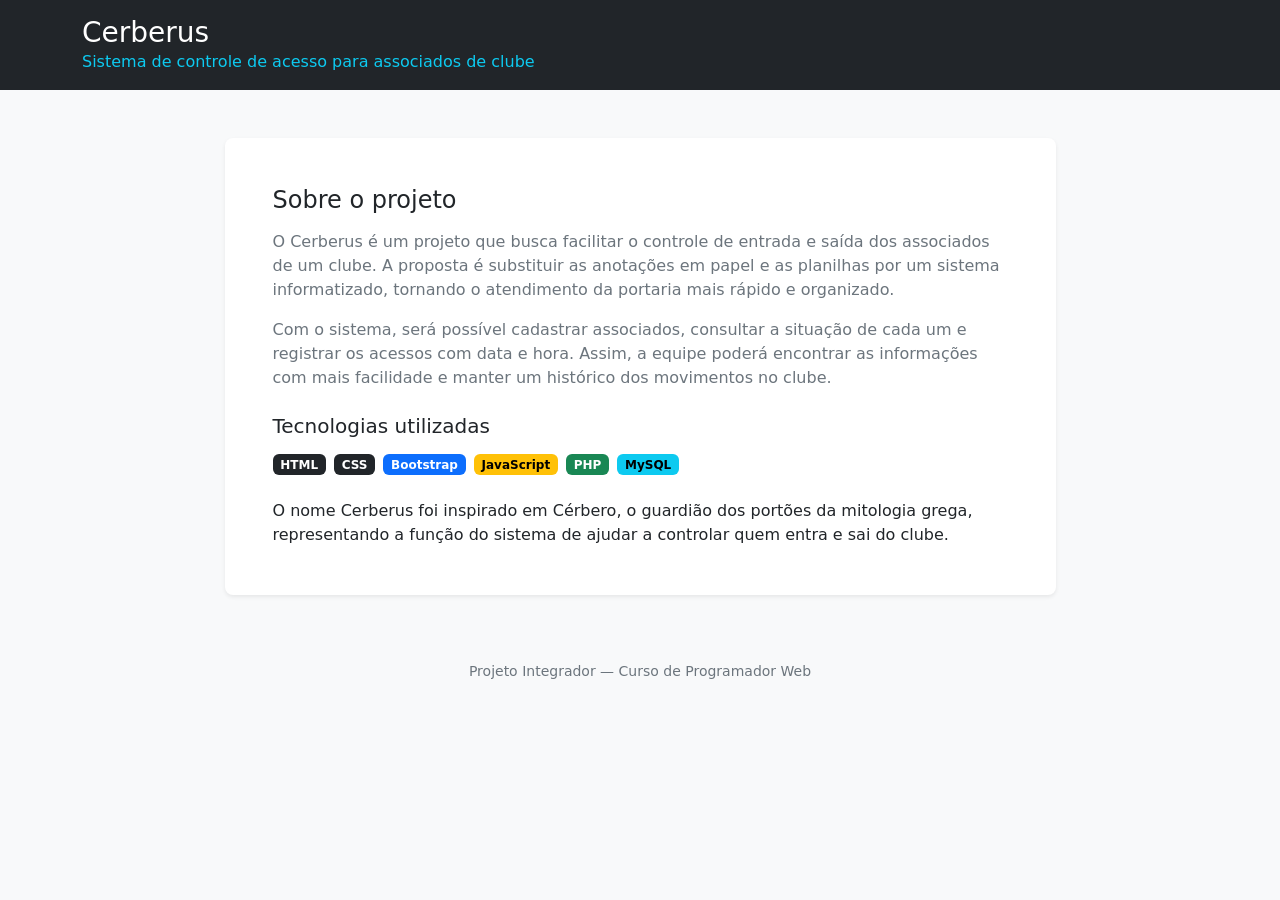
<file: views/cerberus_simples/index.html>
<!DOCTYPE html>
<html lang="pt-BR">
<head>
  <meta charset="UTF-8">
  <meta name="viewport" content="width=device-width, initial-scale=1">
  <title>Projeto Cerberus</title>
  <link href="https://cdn.jsdelivr.net/npm/bootstrap@5.3.3/dist/css/bootstrap.min.css" rel="stylesheet">
</head>
<body class="bg-light">
  <header class="bg-dark text-white py-3">
    <div class="container">
      <h1 class="h3 mb-0">Cerberus</h1>
      <p class="mb-0 text-info">Sistema de controle de acesso para associados de clube</p>
    </div>
  </header>

  <main class="container py-5">
    <div class="row justify-content-center">
      <div class="col-lg-9">
        <section class="bg-white rounded-3 shadow-sm p-4 p-md-5">
          <h2 class="h4 mb-3">Sobre o projeto</h2>
          <p class="text-secondary">
            O Cerberus é um projeto que busca facilitar o controle de entrada e saída dos associados de um clube.
            A proposta é substituir as anotações em papel e as planilhas por um sistema informatizado, tornando
            o atendimento da portaria mais rápido e organizado.
          </p>
          <p class="text-secondary">
            Com o sistema, será possível cadastrar associados, consultar a situação de cada um e registrar os
            acessos com data e hora. Assim, a equipe poderá encontrar as informações com mais facilidade e manter
            um histórico dos movimentos no clube.
          </p>

          <h2 class="h5 mt-4 mb-3">Tecnologias utilizadas</h2>
          <div class="d-flex flex-wrap gap-2">
            <span class="badge text-bg-dark">HTML</span>
            <span class="badge text-bg-dark">CSS</span>
            <span class="badge text-bg-primary">Bootstrap</span>
            <span class="badge text-bg-warning">JavaScript</span>
            <span class="badge text-bg-success">PHP</span>
            <span class="badge text-bg-info">MySQL</span>
          </div>
          <p class="mt-4 mb-0">
            O nome Cerberus foi inspirado em Cérbero, o guardião dos portões da mitologia grega, representando
            a função do sistema de ajudar a controlar quem entra e sai do clube.
          </p>
        </section>
      </div>
    </div>
  </main>

  <footer class="text-center text-secondary py-3">
    <small>Projeto Integrador — Curso de Programador Web</small>
  </footer>
</body>
</html>
</file>
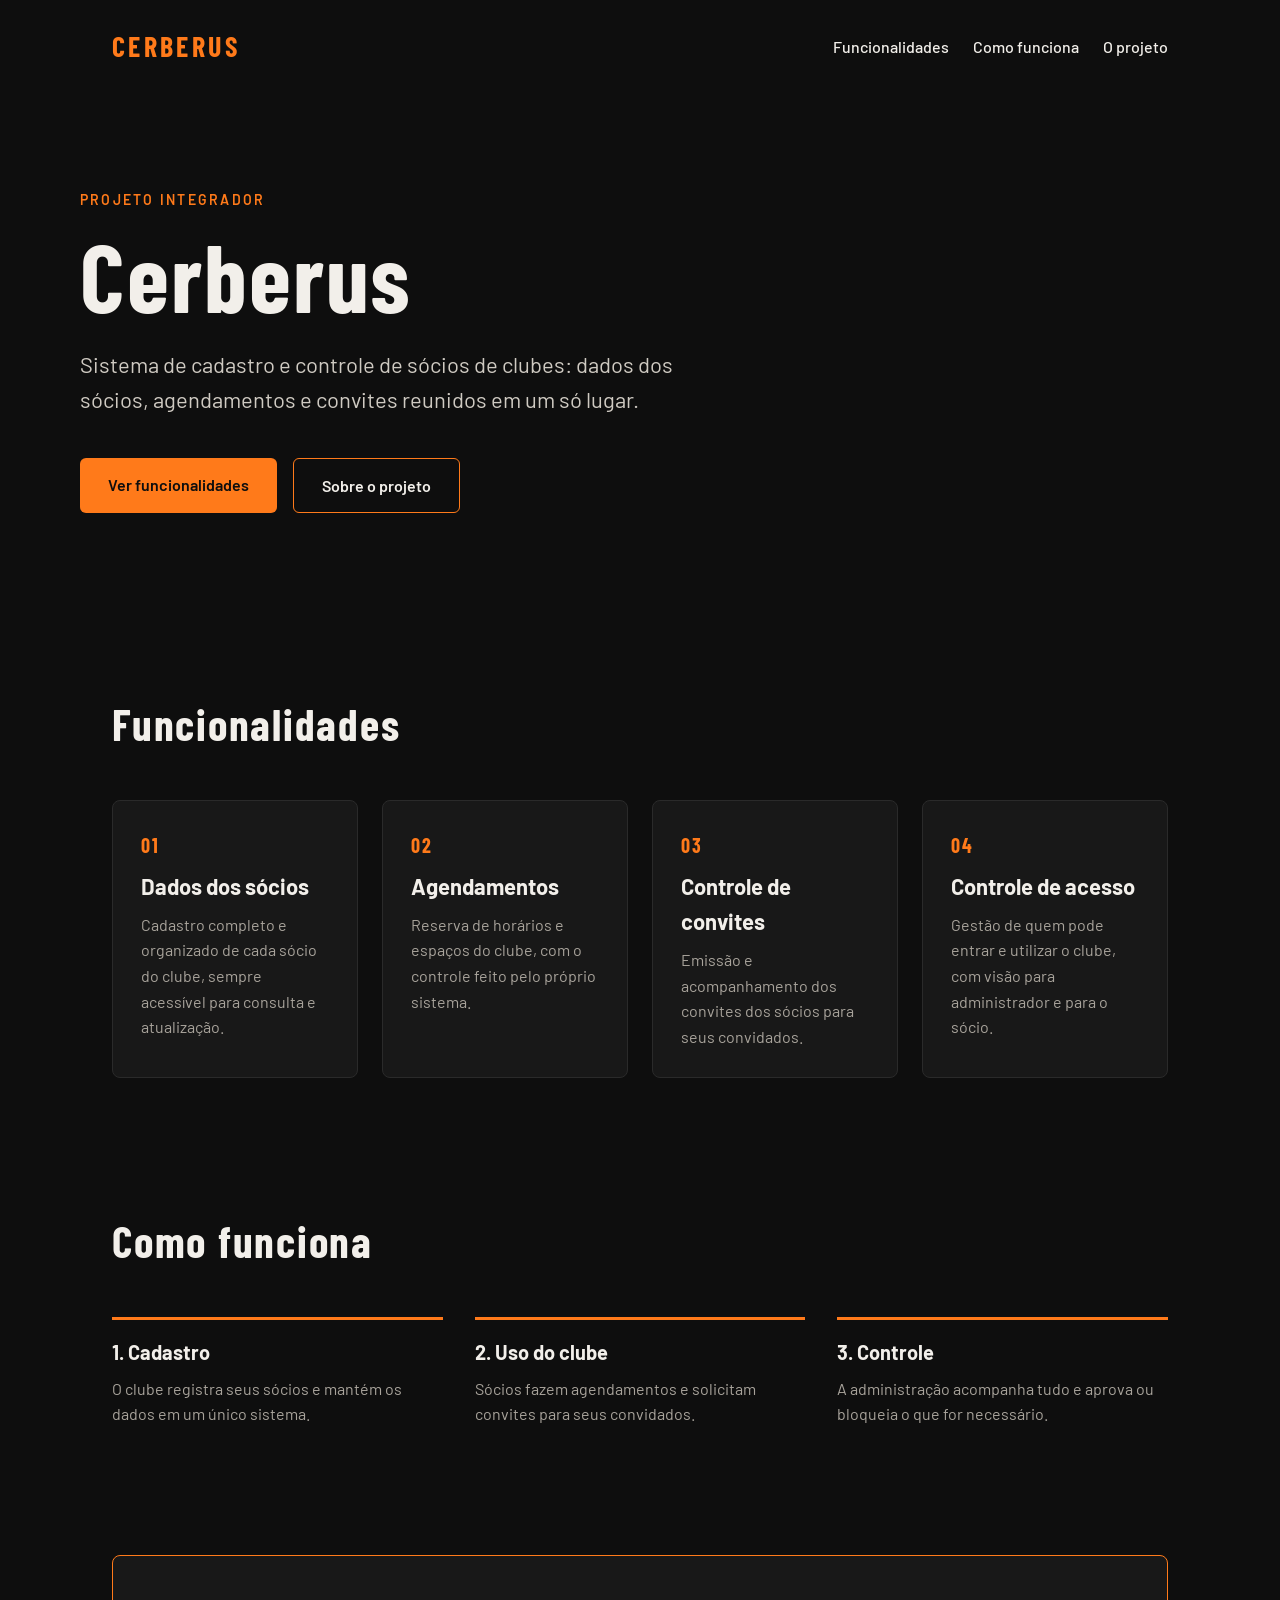
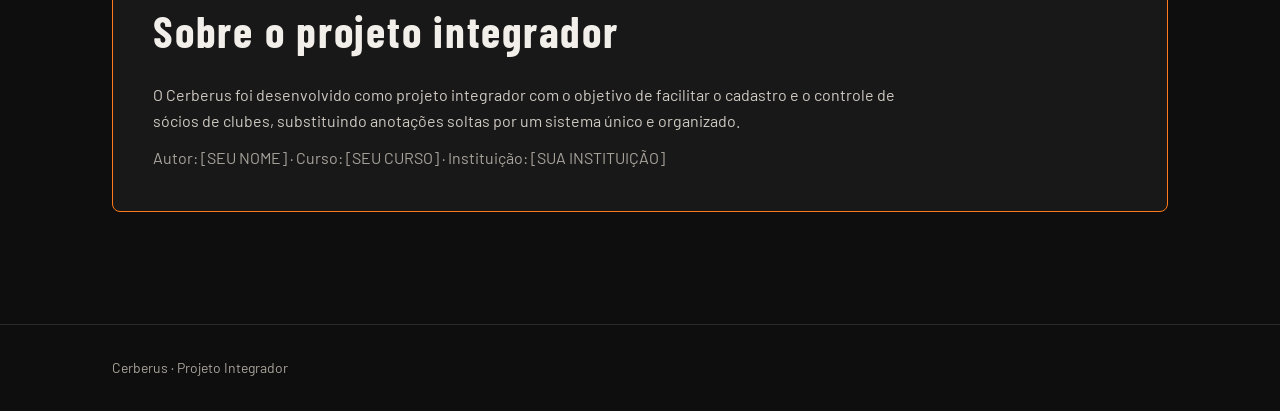
<file: views/index (2).html>
<!DOCTYPE html>
<html lang="pt-BR">
<head>
  <meta charset="UTF-8">
  <meta name="viewport" content="width=device-width, initial-scale=1">
  <title>Cerberus — Projeto Integrador</title>
  <link rel="preconnect" href="https://fonts.googleapis.com">
  <link href="https://fonts.googleapis.com/css2?family=Barlow+Condensed:wght@600;700&family=Barlow:wght@400;500;600&display=swap" rel="stylesheet">
  <style>
    :root {
      --fundo: #0E0E0E;
      --cartao: #181818;
      --borda: #2A2A2A;
      --texto: #F2EFEA;
      --texto-suave: #A8A39B;
      --laranja: #FF7A1A;
    }
    * { box-sizing: border-box; }
    body {
      margin: 0;
      background: var(--fundo);
      color: var(--texto);
      font-family: 'Barlow', Arial, sans-serif;
      line-height: 1.6;
    }
    a { color: var(--texto); text-decoration: none; }
    a:hover { color: var(--laranja); }
    .container { max-width: 1120px; margin: 0 auto; padding: 0 32px; }
    h1, h2, .logo { font-family: 'Barlow Condensed', Arial, sans-serif; font-weight: 700; }

    header .container {
      display: flex; flex-wrap: wrap; gap: 16px;
      align-items: center; justify-content: space-between;
      padding-top: 24px; padding-bottom: 24px;
    }
    .logo { font-size: 28px; letter-spacing: 0.12em; color: var(--laranja); }
    nav { display: flex; flex-wrap: wrap; gap: 24px; font-weight: 500; }

    .hero { padding: 96px 0 112px; }
    .etiqueta {
      color: var(--laranja); font-weight: 600; font-size: 14px;
      letter-spacing: 0.16em; text-transform: uppercase;
    }
    .hero h1 { margin: 16px 0 24px; font-size: 96px; line-height: 1; letter-spacing: 0.02em; }
    .hero p { margin: 0 0 40px; max-width: 640px; font-size: 22px; color: #CFCAC2; }
    .botoes { display: flex; flex-wrap: wrap; gap: 16px; }
    .btn { padding: 14px 28px; border-radius: 6px; font-weight: 600; }
    .btn-cheio { background: var(--laranja); color: var(--fundo); }
    .btn-cheio:hover { color: var(--fundo); opacity: 0.9; }
    .btn-contorno { border: 1px solid var(--laranja); }

    section { padding: 64px 0; }
    h2 { margin: 0 0 40px; font-size: 44px; letter-spacing: 0.04em; }

    .grade {
      display: grid;
      grid-template-columns: repeat(auto-fit, minmax(240px, 1fr));
      gap: 24px;
    }
    .cartao {
      background: var(--cartao); border: 1px solid var(--borda);
      border-radius: 8px; padding: 28px;
    }
    .numero {
      color: var(--laranja); font-family: 'Barlow Condensed', Arial, sans-serif;
      font-weight: 700; font-size: 20px; letter-spacing: 0.1em;
    }
    .cartao h3 { margin: 8px 0; font-size: 22px; }
    .cartao p { margin: 0; color: var(--texto-suave); }

    .passos { gap: 32px; }
    .passo { border-top: 3px solid var(--laranja); padding-top: 16px; }
    .passo h3 { margin: 0 0 8px; font-size: 20px; }
    .passo p { margin: 0; color: var(--texto-suave); }

    .sobre {
      background: var(--cartao); border: 1px solid var(--laranja);
      border-radius: 8px; padding: 40px;
    }
    .sobre h2 { margin-bottom: 16px; }
    .sobre p { margin: 0 0 12px; max-width: 760px; color: #CFCAC2; }
    .sobre .autor { color: var(--texto-suave); margin: 0; }

    footer { margin-top: 48px; border-top: 1px solid var(--borda); }
    footer .container { padding-top: 32px; padding-bottom: 32px; color: var(--texto-suave); font-size: 14px; }

    @media (max-width: 600px) {
      .hero { padding: 64px 0 72px; }
      .hero h1 { font-size: 64px; }
      .hero p { font-size: 18px; }
      h2 { font-size: 34px; }
      .sobre { padding: 28px; }
    }
  </style>
</head>
<body>

  <header>
    <div class="container">
      <div class="logo">CERBERUS</div>
      <nav>
        <a href="#funcionalidades">Funcionalidades</a>
        <a href="#como-funciona">Como funciona</a>
        <a href="#projeto">O projeto</a>
      </nav>
    </div>
  </header>

  <main>
    <div class="container hero">
      <div class="etiqueta">Projeto Integrador</div>
      <h1>Cerberus</h1>
      <p>Sistema de cadastro e controle de sócios de clubes: dados dos sócios, agendamentos e convites reunidos em um só lugar.</p>
      <div class="botoes">
        <a class="btn btn-cheio" href="#funcionalidades">Ver funcionalidades</a>
        <a class="btn btn-contorno" href="#projeto">Sobre o projeto</a>
      </div>
    </div>

    <section id="funcionalidades">
      <div class="container">
        <h2>Funcionalidades</h2>
        <div class="grade">
          <div class="cartao">
            <div class="numero">01</div>
            <h3>Dados dos sócios</h3>
            <p>Cadastro completo e organizado de cada sócio do clube, sempre acessível para consulta e atualização.</p>
          </div>
          <div class="cartao">
            <div class="numero">02</div>
            <h3>Agendamentos</h3>
            <p>Reserva de horários e espaços do clube, com o controle feito pelo próprio sistema.</p>
          </div>
          <div class="cartao">
            <div class="numero">03</div>
            <h3>Controle de convites</h3>
            <p>Emissão e acompanhamento dos convites dos sócios para seus convidados.</p>
          </div>
          <div class="cartao">
            <div class="numero">04</div>
            <h3>Controle de acesso</h3>
            <p>Gestão de quem pode entrar e utilizar o clube, com visão para administrador e para o sócio.</p>
          </div>
        </div>
      </div>
    </section>

    <section id="como-funciona">
      <div class="container">
        <h2>Como funciona</h2>
        <div class="grade passos">
          <div class="passo">
            <h3>1. Cadastro</h3>
            <p>O clube registra seus sócios e mantém os dados em um único sistema.</p>
          </div>
          <div class="passo">
            <h3>2. Uso do clube</h3>
            <p>Sócios fazem agendamentos e solicitam convites para seus convidados.</p>
          </div>
          <div class="passo">
            <h3>3. Controle</h3>
            <p>A administração acompanha tudo e aprova ou bloqueia o que for necessário.</p>
          </div>
        </div>
      </div>
    </section>

    <section id="projeto">
      <div class="container">
        <div class="sobre">
          <h2>Sobre o projeto integrador</h2>
          <p>O Cerberus foi desenvolvido como projeto integrador com o objetivo de facilitar o cadastro e o controle de sócios de clubes, substituindo anotações soltas por um sistema único e organizado.</p>
          <p class="autor">Autor: [SEU NOME] · Curso: [SEU CURSO] · Instituição: [SUA INSTITUIÇÃO]</p>
        </div>
      </div>
    </section>
  </main>

  <footer>
    <div class="container">Cerberus · Projeto Integrador</div>
  </footer>

</body>
</html>
</file>
